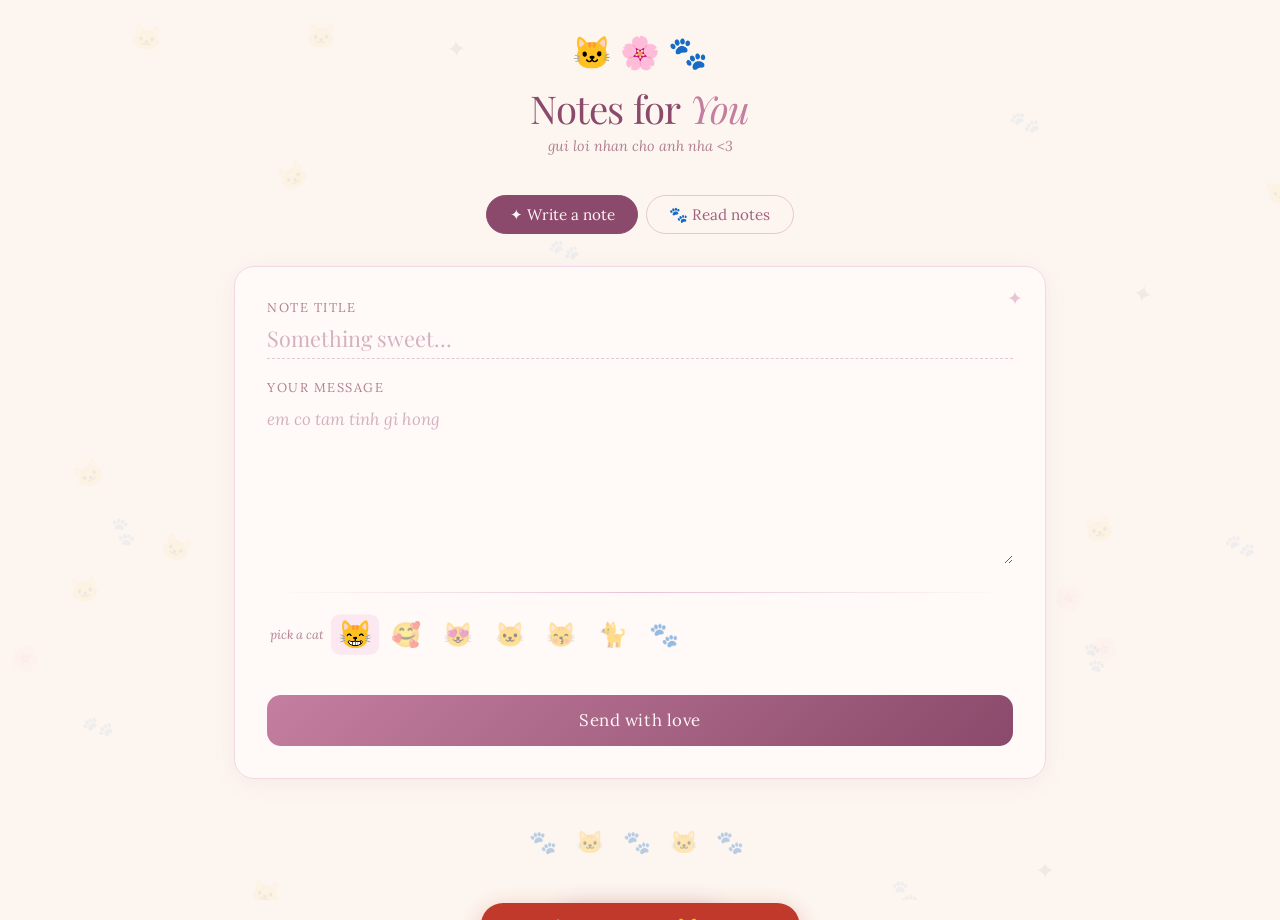
<file: index.html>
<!DOCTYPE html>
<html lang="en">
<head>
  <meta charset="UTF-8" />
  <meta name="viewport" content="width=device-width, initial-scale=1.0" />
  <title>Notes for You 🐾</title>
  <link rel="stylesheet" href="cat_notes.css" />
</head>
<body>

<div class="paw-bg" id="pawBg"></div>

<div class="app">
  <header>
    <div class="header-cats">
      <span class="cat-emoji">🐱</span>
      <span class="cat-emoji">🌸</span>
      <span class="cat-emoji">🐾</span>
    </div>
    <h1>Notes for <em>You</em></h1>
    <p class="subtitle">gui loi nhan cho anh nha <3</p>
  </header>

  <div class="tabs">
    <button class="tab-btn active" onclick="switchTab('write')">✦ Write a note</button>
    <button class="tab-btn" onclick="switchTab('read')">🐾 Read notes</button>
  </div>

  <!-- WRITE PANEL -->
  <div class="panel active" id="panel-write">
    <div class="write-box">
      <label class="write-label">note title</label>
      <input class="write-input" id="noteTitle" placeholder="Something sweet…" maxlength="80" />

      <label class="write-label">your message</label>
      <textarea class="write-textarea" id="noteBody" placeholder="em co tam tinh gi hong"></textarea>

      <div class="divider"></div>

      <div class="cat-row">
        <span class="mood-label">pick a cat</span>
        <span class="mood-cat selected" onclick="selectMood(this)" data-cat="😸">😸</span>
        <span class="mood-cat" onclick="selectMood(this)" data-cat="🥰">🥰</span>
        <span class="mood-cat" onclick="selectMood(this)" data-cat="😻">😻</span>
        <span class="mood-cat" onclick="selectMood(this)" data-cat="🐱">🐱</span>
        <span class="mood-cat" onclick="selectMood(this)" data-cat="😽">😽</span>
        <span class="mood-cat" onclick="selectMood(this)" data-cat="🐈">🐈</span>
        <span class="mood-cat" onclick="selectMood(this)" data-cat="🐾">🐾</span>
      </div>

      <button class="send-btn" id="sendBtn" onclick="sendNote()">Send with love </button>
    </div>
  </div>

  <!-- READ PANEL -->
  <div class="panel" id="panel-read">
    <div class="notes-header">
      <span class="notes-count" id="notesCount">Loading…</span>
      <button class="clear-btn" onclick="clearAll()">clear all</button>
    </div>
    <div id="notesGrid" class="notes-grid"></div>
  </div>

  <div class="footer-cats">🐾 🐱 🐾 🐱 🐾</div>
</div>

<div class="toast toast-success" id="toastSuccess">Note saved hihi</div>
<div class="toast toast-error" id="toastError">Something went wrong 😿 Try again!</div>

<script>
  const API_URL = 'https://script.google.com/macros/s/AKfycbwgbXiR44Or63xl3A9c3SJCBhzj_XZ6Lrpe1zcccILDENmhIfvOnl8b7KOAe4PiB7DK/exec';
  let selectedMood = '😸';

  function makePaws() {
    const bg = document.getElementById('pawBg');
    const icons = ['🐾', '🐱', '✦', '🌸', '🐾', '🐱'];
    for (let i = 0; i < 30; i++) {
      const s = document.createElement('span');
      s.textContent = icons[i % icons.length];
      s.style.left = Math.random() * 100 + '%';
      s.style.top = Math.random() * 100 + '%';
      s.style.setProperty('--r', (Math.random() * 60 - 30) + 'deg');
      bg.appendChild(s);
    }
  }

  function switchTab(tab) {
    document.querySelectorAll('.tab-btn').forEach((b, i) => {
      b.classList.toggle('active', (tab === 'write' && i === 0) || (tab === 'read' && i === 1));
    });
    document.getElementById('panel-write').classList.toggle('active', tab === 'write');
    document.getElementById('panel-read').classList.toggle('active', tab === 'read');
    if (tab === 'read') renderNotes();
  }

  function selectMood(el) {
    document.querySelectorAll('.mood-cat').forEach(c => c.classList.remove('selected'));
    el.classList.add('selected');
    selectedMood = el.dataset.cat;
  }

  function showToast(type) {
    const id = type === 'success' ? 'toastSuccess' : 'toastError';
    const t = document.getElementById(id);
    t.classList.add('show');
    setTimeout(() => t.classList.remove('show'), 2800);
  }

  async function sendNote() {
    const title = document.getElementById('noteTitle').value.trim();
    const body = document.getElementById('noteBody').value.trim();
    if (!body) { document.getElementById('noteBody').focus(); return; }

    const btn = document.getElementById('sendBtn');
    btn.disabled = true;
    btn.innerHTML = '<span class="spinner"></span>Sending…';

    const note = {
      action: 'add',
      id: Date.now(),
      title: title || 'A little note',
      body,
      mood: selectedMood,
      date: new Date().toLocaleDateString('en-US', { month: 'long', day: 'numeric', year: 'numeric' })
    };

    try {
      await fetch(API_URL, {
        method: 'POST',
        mode: 'no-cors',
        headers: { 'Content-Type': 'application/json' },
        body: JSON.stringify(note)
      });
      document.getElementById('noteTitle').value = '';
      document.getElementById('noteBody').value = '';
      showToast('success');
    } catch (e) {
      showToast('error');
    } finally {
      btn.disabled = false;
      btn.innerHTML = 'Send with love 🌸';
    }
  }

  async function renderNotes() {
    const grid = document.getElementById('notesGrid');
    const count = document.getElementById('notesCount');
    count.textContent = 'Loading notes…';
    grid.innerHTML = '<div class="empty-state"><div class="big-cat">🐱</div><p>Fetching your notes…</p></div>';

    try {
      const res = await fetch(API_URL + '?t=' + Date.now());
      const notes = await res.json();

      if (!notes.length) {
        count.textContent = 'no notes yet…';
        grid.innerHTML = '<div class="empty-state"><div class="big-cat">🐱</div><p>No notes yet. Go write something sweet!</p></div>';
        return;
      }

      count.textContent = notes.length === 1 ? '1 note waiting for you' : notes.length + ' notes waiting for you';
      grid.innerHTML = notes.map(n => `
        <div class="note-card" data-cat="${n.mood}">
          <div class="note-title">${escHtml(n.title)}</div>
          <div class="note-body">${escHtml(n.body)}</div>
          <div class="note-meta">
            <span class="note-mood">${n.mood}</span>
            <span>${n.date}</span>
          </div>
        </div>
      `).join('');
    } catch (e) {
      count.textContent = 'could not load notes 😿';
      grid.innerHTML = '<div class="empty-state"><div class="big-cat">😿</div><p>Could not reach the server. Check your internet and try again.</p></div>';
    }
  }

  async function clearAll() {
    if (!confirm('Delete all notes? This cannot be undone 🙁')) return;
    try {
      await fetch(API_URL, {
        method: 'POST',
        mode: 'no-cors',
        headers: { 'Content-Type': 'application/json' },
        body: JSON.stringify({ action: 'clear' })
      });
      setTimeout(renderNotes, 800);
    } catch (e) {
      showToast('error');
    }
  }

  function escHtml(s) {
    return String(s).replace(/&/g, '&amp;').replace(/</g, '&lt;').replace(/>/g, '&gt;').replace(/"/g, '&quot;');
  }

  makePaws();
</script>
</body>
</html>
</file>
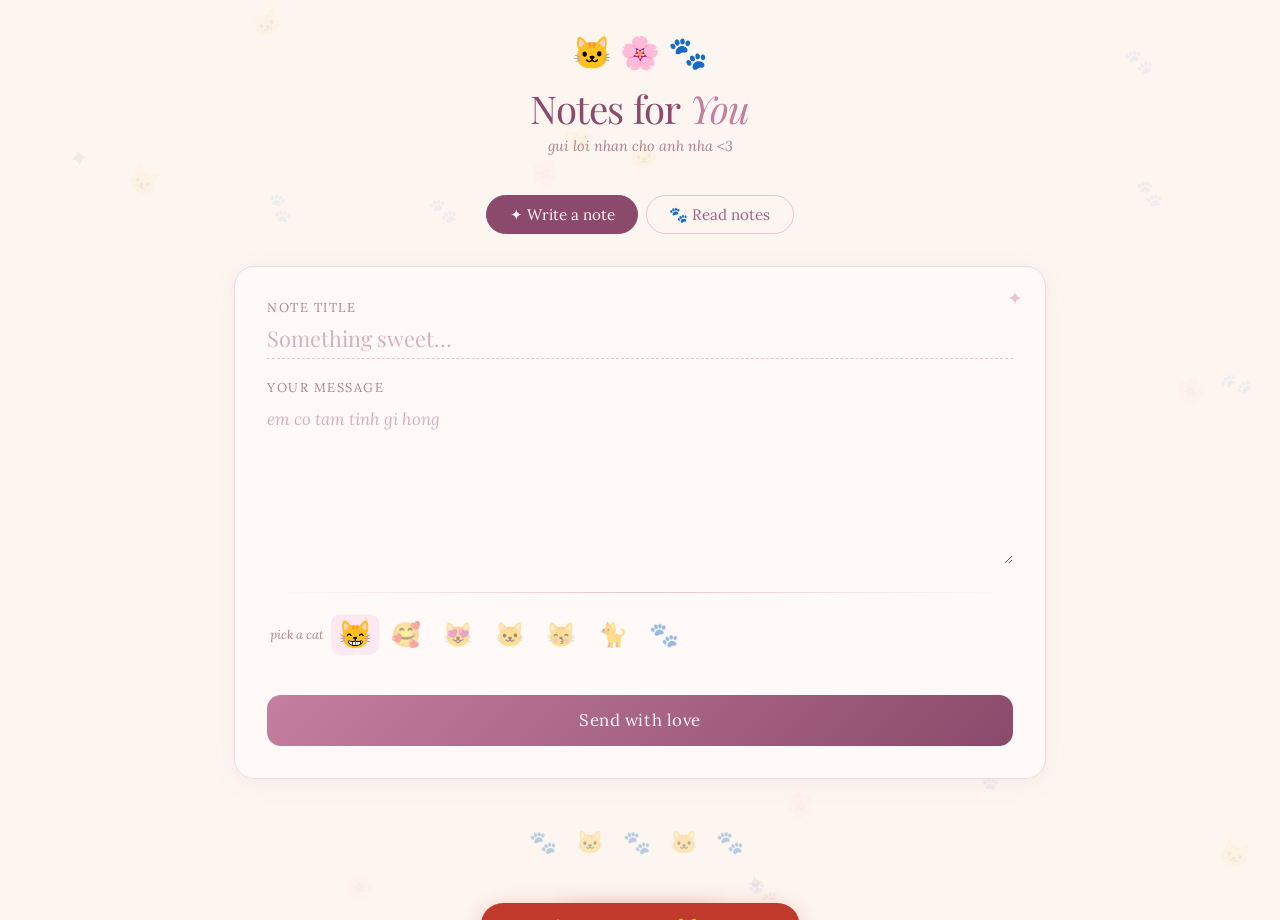
<file: cat_notes.html>
<!DOCTYPE html>
<html lang="en">
<head>
  <meta charset="UTF-8" />
  <meta name="viewport" content="width=device-width, initial-scale=1.0" />
  <title>Notes for You 🐾</title>
  <link rel="stylesheet" href="cat_notes.css" />
</head>
<body>

<div class="paw-bg" id="pawBg"></div>

<div class="app">
  <header>
    <div class="header-cats">
      <span class="cat-emoji">🐱</span>
      <span class="cat-emoji">🌸</span>
      <span class="cat-emoji">🐾</span>
    </div>
    <h1>Notes for <em>You</em></h1>
    <p class="subtitle">gui loi nhan cho anh nha <3</p>
  </header>

  <div class="tabs">
    <button class="tab-btn active" onclick="switchTab('write')">✦ Write a note</button>
    <button class="tab-btn" onclick="switchTab('read')">🐾 Read notes</button>
  </div>

  <!-- WRITE PANEL -->
  <div class="panel active" id="panel-write">
    <div class="write-box">
      <label class="write-label">note title</label>
      <input class="write-input" id="noteTitle" placeholder="Something sweet…" maxlength="80" />

      <label class="write-label">your message</label>
      <textarea class="write-textarea" id="noteBody" placeholder="em co tam tinh gi hong"></textarea>

      <div class="divider"></div>

      <div class="cat-row">
        <span class="mood-label">pick a cat</span>
        <span class="mood-cat selected" onclick="selectMood(this)" data-cat="😸">😸</span>
        <span class="mood-cat" onclick="selectMood(this)" data-cat="🥰">🥰</span>
        <span class="mood-cat" onclick="selectMood(this)" data-cat="😻">😻</span>
        <span class="mood-cat" onclick="selectMood(this)" data-cat="🐱">🐱</span>
        <span class="mood-cat" onclick="selectMood(this)" data-cat="😽">😽</span>
        <span class="mood-cat" onclick="selectMood(this)" data-cat="🐈">🐈</span>
        <span class="mood-cat" onclick="selectMood(this)" data-cat="🐾">🐾</span>
      </div>

      <button class="send-btn" id="sendBtn" onclick="sendNote()">Send with love </button>
    </div>
  </div>

  <!-- READ PANEL -->
  <div class="panel" id="panel-read">
    <div class="notes-header">
      <span class="notes-count" id="notesCount">Loading…</span>
      <button class="clear-btn" onclick="clearAll()">clear all</button>
    </div>
    <div id="notesGrid" class="notes-grid"></div>
  </div>

  <div class="footer-cats">🐾 🐱 🐾 🐱 🐾</div>
</div>

<div class="toast toast-success" id="toastSuccess">Note saved hihi</div>
<div class="toast toast-error" id="toastError">Something went wrong 😿 Try again!</div>

<script>
  const API_URL = 'https://script.google.com/macros/s/AKfycbwgbXiR44Or63xl3A9c3SJCBhzj_XZ6Lrpe1zcccILDENmhIfvOnl8b7KOAe4PiB7DK/exec';
  let selectedMood = '😸';

  function makePaws() {
    const bg = document.getElementById('pawBg');
    const icons = ['🐾', '🐱', '✦', '🌸', '🐾', '🐱'];
    for (let i = 0; i < 30; i++) {
      const s = document.createElement('span');
      s.textContent = icons[i % icons.length];
      s.style.left = Math.random() * 100 + '%';
      s.style.top = Math.random() * 100 + '%';
      s.style.setProperty('--r', (Math.random() * 60 - 30) + 'deg');
      bg.appendChild(s);
    }
  }

  function switchTab(tab) {
    document.querySelectorAll('.tab-btn').forEach((b, i) => {
      b.classList.toggle('active', (tab === 'write' && i === 0) || (tab === 'read' && i === 1));
    });
    document.getElementById('panel-write').classList.toggle('active', tab === 'write');
    document.getElementById('panel-read').classList.toggle('active', tab === 'read');
    if (tab === 'read') renderNotes();
  }

  function selectMood(el) {
    document.querySelectorAll('.mood-cat').forEach(c => c.classList.remove('selected'));
    el.classList.add('selected');
    selectedMood = el.dataset.cat;
  }

  function showToast(type) {
    const id = type === 'success' ? 'toastSuccess' : 'toastError';
    const t = document.getElementById(id);
    t.classList.add('show');
    setTimeout(() => t.classList.remove('show'), 2800);
  }

  async function sendNote() {
    const title = document.getElementById('noteTitle').value.trim();
    const body = document.getElementById('noteBody').value.trim();
    if (!body) { document.getElementById('noteBody').focus(); return; }

    const btn = document.getElementById('sendBtn');
    btn.disabled = true;
    btn.innerHTML = '<span class="spinner"></span>Sending…';

    const note = {
      action: 'add',
      id: Date.now(),
      title: title || 'A little note',
      body,
      mood: selectedMood,
      date: new Date().toLocaleDateString('en-US', { month: 'long', day: 'numeric', year: 'numeric' })
    };

    try {
      await fetch(API_URL, {
        method: 'POST',
        mode: 'no-cors',
        headers: { 'Content-Type': 'application/json' },
        body: JSON.stringify(note)
      });
      document.getElementById('noteTitle').value = '';
      document.getElementById('noteBody').value = '';
      showToast('success');
    } catch (e) {
      showToast('error');
    } finally {
      btn.disabled = false;
      btn.innerHTML = 'Send with love 🌸';
    }
  }

  async function renderNotes() {
    const grid = document.getElementById('notesGrid');
    const count = document.getElementById('notesCount');
    count.textContent = 'Loading notes…';
    grid.innerHTML = '<div class="empty-state"><div class="big-cat">🐱</div><p>Fetching your notes…</p></div>';

    try {
      const res = await fetch(API_URL + '?t=' + Date.now());
      const notes = await res.json();

      if (!notes.length) {
        count.textContent = 'no notes yet…';
        grid.innerHTML = '<div class="empty-state"><div class="big-cat">🐱</div><p>No notes yet. Go write something sweet!</p></div>';
        return;
      }

      count.textContent = notes.length === 1 ? '1 note waiting for you' : notes.length + ' notes waiting for you';
      grid.innerHTML = notes.map(n => `
        <div class="note-card" data-cat="${n.mood}">
          <div class="note-title">${escHtml(n.title)}</div>
          <div class="note-body">${escHtml(n.body)}</div>
          <div class="note-meta">
            <span class="note-mood">${n.mood}</span>
            <span>${n.date}</span>
          </div>
        </div>
      `).join('');
    } catch (e) {
      count.textContent = 'could not load notes 😿';
      grid.innerHTML = '<div class="empty-state"><div class="big-cat">😿</div><p>Could not reach the server. Check your internet and try again.</p></div>';
    }
  }

  async function clearAll() {
    if (!confirm('Delete all notes? This cannot be undone 🙁')) return;
    try {
      await fetch(API_URL, {
        method: 'POST',
        mode: 'no-cors',
        headers: { 'Content-Type': 'application/json' },
        body: JSON.stringify({ action: 'clear' })
      });
      setTimeout(renderNotes, 800);
    } catch (e) {
      showToast('error');
    }
  }

  function escHtml(s) {
    return String(s).replace(/&/g, '&amp;').replace(/</g, '&lt;').replace(/>/g, '&gt;').replace(/"/g, '&quot;');
  }

  makePaws();
</script>
</body>
</html>
</file>
<file: cat_notes.css>
@import url('https://fonts.googleapis.com/css2?family=Playfair+Display:ital,wght@0,400;0,500;1,400&family=Lora:ital,wght@0,400;0,500;1,400&display=swap');

* { box-sizing: border-box; margin: 0; padding: 0; }

body {
  font-family: 'Lora', Georgia, serif;
  background: #fdf6f0;
  min-height: 100vh;
  color: #3a2c24;
}

.paw-bg {
  position: fixed;
  inset: 0;
  pointer-events: none;
  overflow: hidden;
  z-index: 0;
}

.paw-bg span {
  position: absolute;
  font-size: 1.5rem;
  opacity: 0.06;
  transform: rotate(var(--r));
}

.app {
  position: relative;
  z-index: 1;
  max-width: 860px;
  margin: 0 auto;
  padding: 2rem 1.5rem 4rem;
}

header {
  text-align: center;
  margin-bottom: 2.5rem;
}

.header-cats {
  display: flex;
  justify-content: center;
  gap: 0.5rem;
  margin-bottom: 0.75rem;
}

.cat-emoji {
  font-size: 2rem;
  animation: bob 2.5s ease-in-out infinite;
}

.cat-emoji:nth-child(2) { animation-delay: 0.4s; }
.cat-emoji:nth-child(3) { animation-delay: 0.8s; }

@keyframes bob {
  0%, 100% { transform: translateY(0); }
  50% { transform: translateY(-6px); }
}

h1 {
  font-family: 'Playfair Display', serif;
  font-size: 2.4rem;
  font-weight: 400;
  color: #8b4a6b;
  letter-spacing: -0.02em;
  line-height: 1.2;
}

h1 em {
  font-style: italic;
  color: #c47fa0;
}

.subtitle {
  font-size: 0.9rem;
  color: #b08090;
  margin-top: 0.4rem;
  font-style: italic;
}

.tabs {
  display: flex;
  gap: 0.5rem;
  justify-content: center;
  margin-bottom: 2rem;
}

.tab-btn {
  font-family: 'Lora', serif;
  font-size: 0.95rem;
  padding: 0.55rem 1.4rem;
  border-radius: 999px;
  border: 1.5px solid #e8c4d5;
  background: transparent;
  color: #a06080;
  cursor: pointer;
  transition: all 0.2s;
}

.tab-btn.active, .tab-btn:hover {
  background: #8b4a6b;
  color: #fff5f8;
  border-color: #8b4a6b;
}

.panel { display: none; }
.panel.active { display: block; }

/* WRITE PANEL */
.write-box {
  background: #fffaf7;
  border-radius: 20px;
  border: 1.5px solid #f0d8e6;
  padding: 2rem;
  box-shadow: 0 4px 24px rgba(139,74,107,0.07);
  position: relative;
}

.write-box::before {
  content: '✦';
  position: absolute;
  top: 1.2rem;
  right: 1.4rem;
  color: #e8c4d5;
  font-size: 1.2rem;
}

.write-label {
  font-size: 0.8rem;
  text-transform: uppercase;
  letter-spacing: 0.12em;
  color: #b08090;
  margin-bottom: 0.5rem;
  display: block;
}

.write-input {
  width: 100%;
  border: none;
  background: transparent;
  font-family: 'Playfair Display', serif;
  font-size: 1.35rem;
  color: #3a2c24;
  outline: none;
  border-bottom: 1px dashed #e8c4d5;
  padding-bottom: 0.4rem;
  margin-bottom: 1.2rem;
}

.write-input::placeholder { color: #d4b0c0; }

.write-textarea {
  width: 100%;
  min-height: 160px;
  border: none;
  background: transparent;
  font-family: 'Lora', serif;
  font-size: 1.05rem;
  line-height: 1.9;
  color: #3a2c24;
  outline: none;
  resize: vertical;
}

.write-textarea::placeholder { color: #d4b0c0; font-style: italic; }

.cat-row {
  display: flex;
  gap: 0.6rem;
  margin: 1.2rem 0;
  flex-wrap: wrap;
}

.mood-cat {
  font-size: 1.5rem;
  cursor: pointer;
  opacity: 0.45;
  transition: all 0.2s;
  border-radius: 8px;
  padding: 2px 6px;
}

.mood-cat:hover, .mood-cat.selected {
  opacity: 1;
  background: #fce8f0;
  transform: scale(1.15);
}

.mood-label {
  font-size: 0.78rem;
  color: #b08090;
  align-self: center;
  margin-left: 0.2rem;
  font-style: italic;
}

.send-btn {
  width: 100%;
  margin-top: 1.5rem;
  padding: 0.9rem;
  background: linear-gradient(135deg, #c47fa0, #8b4a6b);
  color: #fff5f8;
  border: none;
  border-radius: 14px;
  font-family: 'Lora', serif;
  font-size: 1.05rem;
  cursor: pointer;
  transition: all 0.2s;
  letter-spacing: 0.03em;
}

.send-btn:hover {
  transform: translateY(-2px);
  box-shadow: 0 6px 18px rgba(139,74,107,0.3);
}

.send-btn:active { transform: translateY(0); }

.send-btn:disabled {
  opacity: 0.6;
  cursor: not-allowed;
  transform: none;
}

/* READ PANEL */
.notes-header {
  display: flex;
  justify-content: space-between;
  align-items: center;
  margin-bottom: 1.2rem;
}

.notes-count {
  font-size: 0.85rem;
  color: #b08090;
  font-style: italic;
}

.clear-btn {
  font-family: 'Lora', serif;
  font-size: 0.8rem;
  color: #c47fa0;
  background: none;
  border: 1px solid #e8c4d5;
  border-radius: 8px;
  padding: 0.3rem 0.8rem;
  cursor: pointer;
  transition: all 0.2s;
}

.clear-btn:hover { background: #fce8f0; }

.empty-state {
  text-align: center;
  padding: 3rem 1rem;
  color: #c4a0b0;
}

.empty-state .big-cat { font-size: 4rem; margin-bottom: 1rem; }
.empty-state p { font-style: italic; font-size: 1rem; }

.notes-grid {
  display: grid;
  gap: 1rem;
  grid-template-columns: 1fr;
}

.note-card {
  background: #fffaf7;
  border-radius: 18px;
  border: 1.5px solid #f0d8e6;
  padding: 1.4rem 1.6rem;
  position: relative;
  overflow: hidden;
  transition: transform 0.2s;
}

.note-card:hover { transform: translateY(-2px); }

.note-card::after {
  content: attr(data-cat);
  position: absolute;
  bottom: 0.6rem;
  right: 1rem;
  font-size: 1.8rem;
  opacity: 0.25;
  pointer-events: none;
}

.note-title {
  font-family: 'Playfair Display', serif;
  font-size: 1.15rem;
  font-weight: 500;
  color: #8b4a6b;
  margin-bottom: 0.5rem;
}

.note-body {
  font-size: 0.97rem;
  line-height: 1.8;
  color: #5a3c4a;
  white-space: pre-wrap;
}

.note-meta {
  margin-top: 0.9rem;
  font-size: 0.75rem;
  color: #c4a0b0;
  font-style: italic;
  display: flex;
  align-items: center;
  gap: 0.5rem;
}

.note-mood { font-size: 1rem; }

.divider {
  height: 1px;
  background: linear-gradient(90deg, transparent, #e8c4d5, transparent);
  margin: 1.5rem 0;
}

/* TOAST */
.toast {
  position: fixed;
  bottom: 2rem;
  left: 50%;
  transform: translateX(-50%) translateY(80px);
  padding: 0.8rem 1.8rem;
  border-radius: 999px;
  font-family: 'Lora', serif;
  font-size: 0.95rem;
  transition: transform 0.35s cubic-bezier(0.34, 1.56, 0.64, 1);
  z-index: 999;
  pointer-events: none;
}

.toast.show { transform: translateX(-50%) translateY(0); }

.toast-success {
  background: #8b4a6b;
  color: #fff5f8;
  box-shadow: 0 6px 24px rgba(139,74,107,0.3);
}

.toast-error {
  background: #c0392b;
  color: #fff;
  box-shadow: 0 6px 24px rgba(192,57,43,0.3);
}

/* LOADING SPINNER */
.spinner {
  display: inline-block;
  width: 16px;
  height: 16px;
  border: 2px solid rgba(255,245,248,0.4);
  border-top-color: #fff5f8;
  border-radius: 50%;
  animation: spin 0.7s linear infinite;
  vertical-align: middle;
  margin-right: 6px;
}

@keyframes spin {
  to { transform: rotate(360deg); }
}

.footer-cats {
  text-align: center;
  margin-top: 3rem;
  font-size: 1.4rem;
  opacity: 0.3;
  letter-spacing: 0.4rem;
}
</file>
